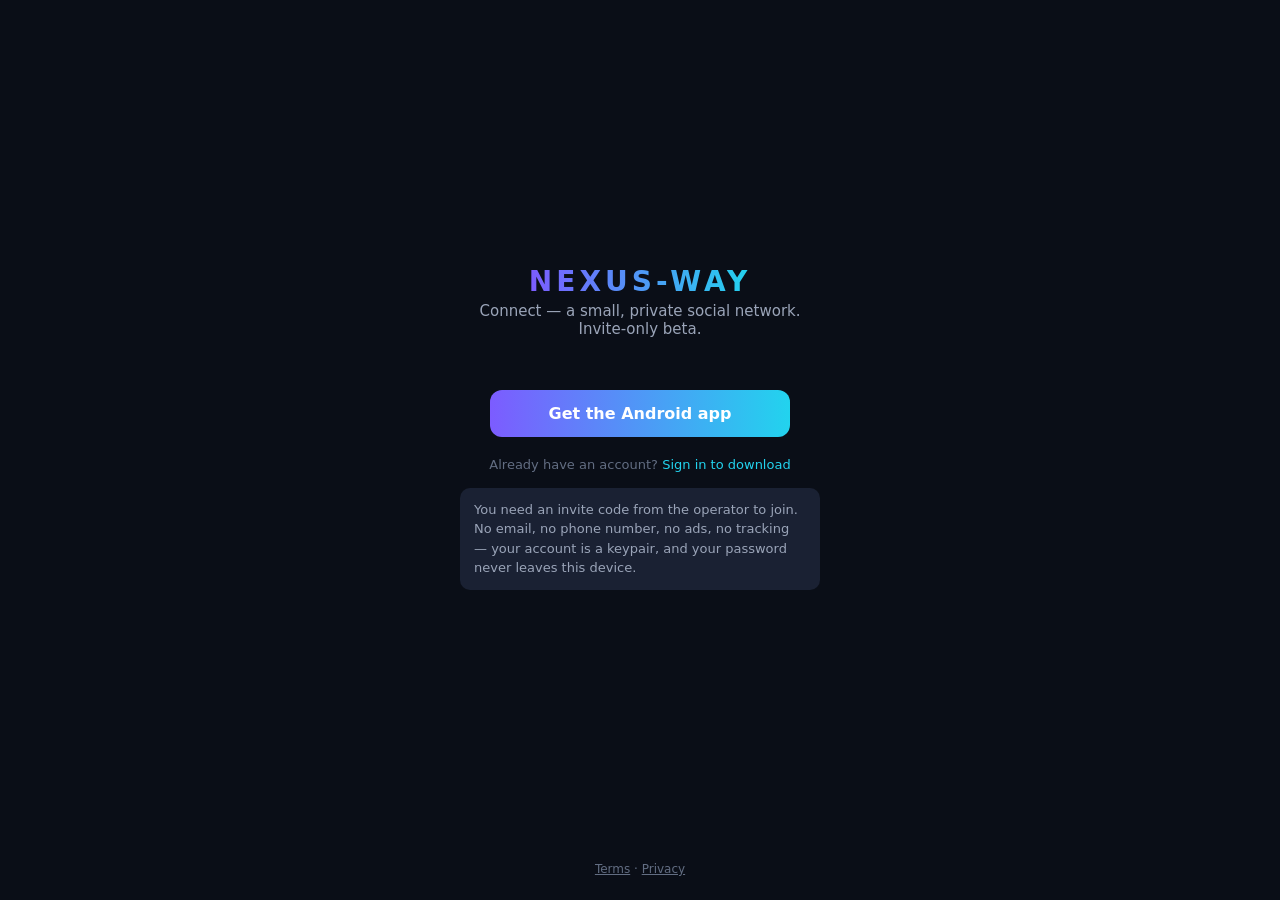
<file: web/site/index.html>
<!doctype html>
<!-- Owns the beta site's entry-page structure and links. site.css owns presentation; HIVE owns access gating. -->
<html lang="en">
<head>
  <meta charset="utf-8">
  <meta name="viewport" content="width=device-width, initial-scale=1">
  <title>NEXUS-WAY Connect</title>
  <link rel="stylesheet" href="site.css">
</head>
<body>
  <div class="wrap">
    <div class="brand">NEXUS-WAY</div>
    <p class="tagline">Connect — a small, private social network.<br>Invite-only beta.</p>

    <a class="btn btn-narrow" href="signup.html">Get the Android app</a>

    <p class="alt">Already have an account? <a href="login.html">Sign in to download</a></p>

    <div class="note note-narrow">
      You need an invite code from the operator to join. No email, no phone
      number, no ads, no tracking — your account is a keypair, and your
      password never leaves this device.
    </div>
  </div>

  <footer><a href="/legal/terms">Terms</a> · <a href="/legal/privacy">Privacy</a></footer>
</body>
</html>
</file>
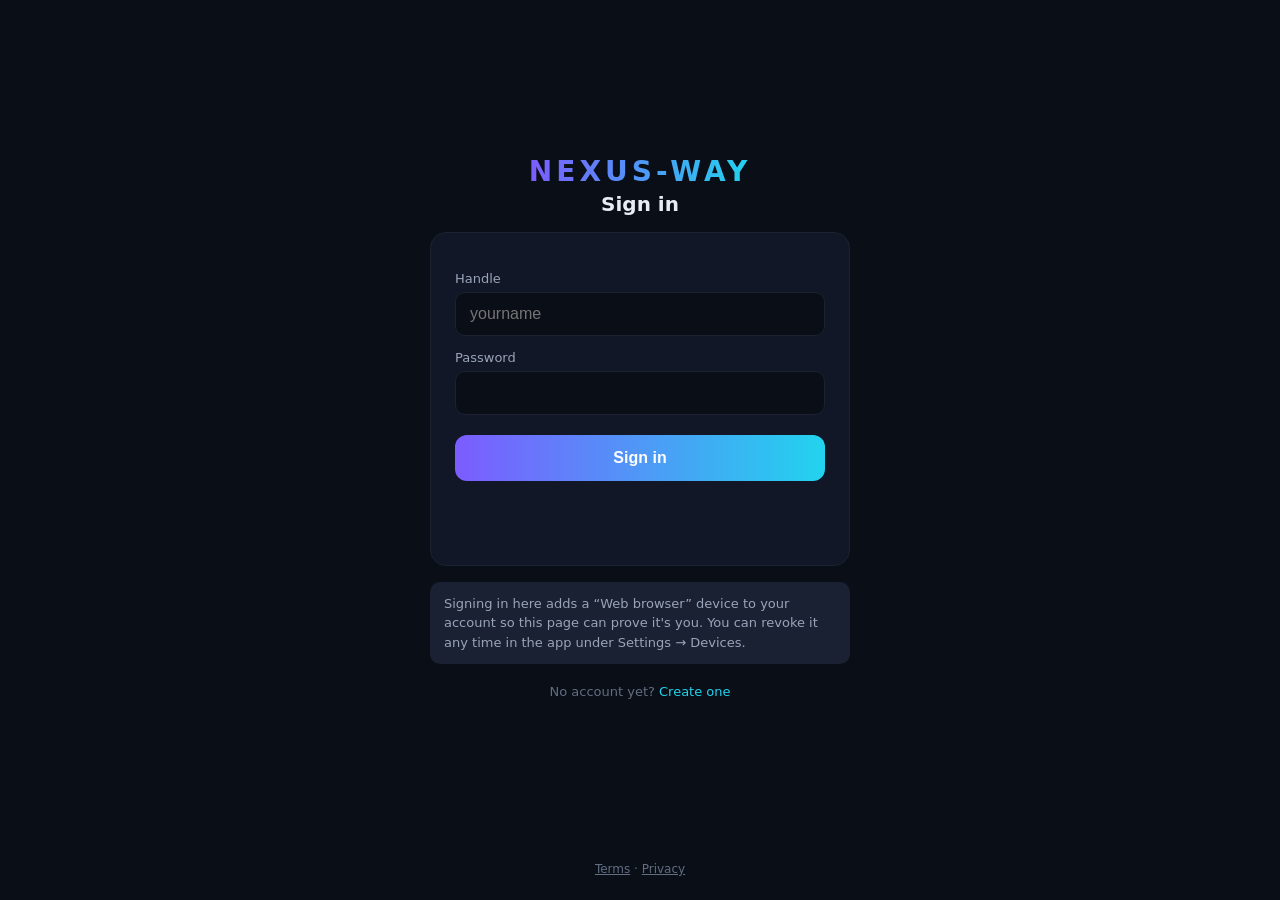
<file: web/site/download.html>
<!doctype html>
<!-- Owns the authenticated APK-download page structure. download.js owns session checks and ticket navigation. -->
<html lang="en">
<head>
  <meta charset="utf-8">
  <meta name="viewport" content="width=device-width, initial-scale=1">
  <title>Download — NEXUS-WAY Connect</title>
  <link rel="stylesheet" href="site.css">
</head>
<body>
  <div class="wrap">
    <div class="brand">NEXUS-WAY</div>
    <h1 id="hello">You're in.</h1>

    <div class="card">
      <button class="btn btn-top0" id="dl">⬇ Download Connect for Android</button>
      <div class="error" id="err"></div>
      <div class="status" id="status"></div>

      <ol class="steps">
        <li>Open the downloaded <strong>nexus-connect.apk</strong> on your phone.</li>
        <li>Android will ask you to allow installs from your browser — allow it (beta builds aren't on the Play Store).</li>
        <li>Open the app, choose <strong>Sign in</strong>, and use the same handle and password you just created.</li>
      </ol>
    </div>

    <div class="note">
      On a computer? Open this page on your phone instead and tap
      <strong>Sign in</strong> — your account already exists, so you can log
      in and download straight to the phone.
    </div>

    <p class="alt"><a href="index.html">Back to start</a></p>
  </div>

  <footer><a href="/legal/terms">Terms</a> · <a href="/legal/privacy">Privacy</a></footer>

  <script type="module" src="download.js?v=20260719-ticketdownload"></script>
</body>
</html>
</file>
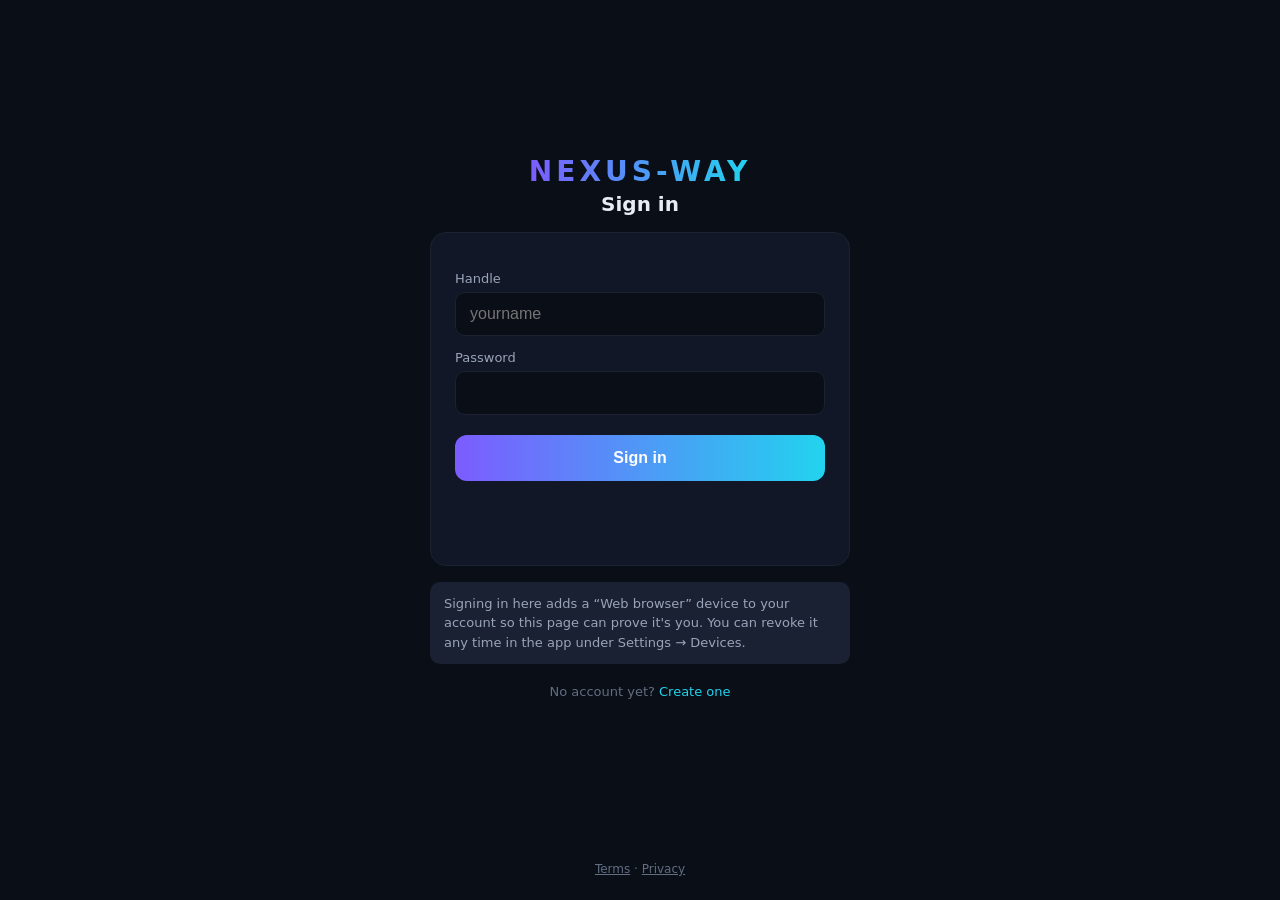
<file: web/site/login.html>
<!doctype html>
<!-- Owns sign-in form structure. login.js owns interaction; hive.js recovers keys and enrolls the browser. -->
<html lang="en">
<head>
  <meta charset="utf-8">
  <meta name="viewport" content="width=device-width, initial-scale=1">
  <title>Sign in — NEXUS-WAY Connect</title>
  <link rel="stylesheet" href="site.css">
</head>
<body>
  <div class="wrap">
    <div class="brand">NEXUS-WAY</div>
    <h1>Sign in</h1>

    <form class="card" id="form">
      <label for="handle">Handle</label>
      <input type="text" id="handle" autocomplete="username" autocapitalize="none" spellcheck="false" placeholder="yourname">

      <label for="password">Password</label>
      <input type="password" id="password" autocomplete="current-password">

      <button class="btn" id="go" type="submit">Sign in</button>
      <div class="error" id="err"></div>
      <div class="status" id="status"></div>
    </form>

    <div class="note">
      Signing in here adds a “Web browser” device to your account so this
      page can prove it's you. You can revoke it any time in the app under
      Settings → Devices.
    </div>

    <p class="alt">No account yet? <a href="signup.html">Create one</a></p>
  </div>

  <footer><a href="/legal/terms">Terms</a> · <a href="/legal/privacy">Privacy</a></footer>

  <script src="vendor/argon2.umd.min.js"></script>
  <script type="module" src="login.js"></script>
</body>
</html>
</file>
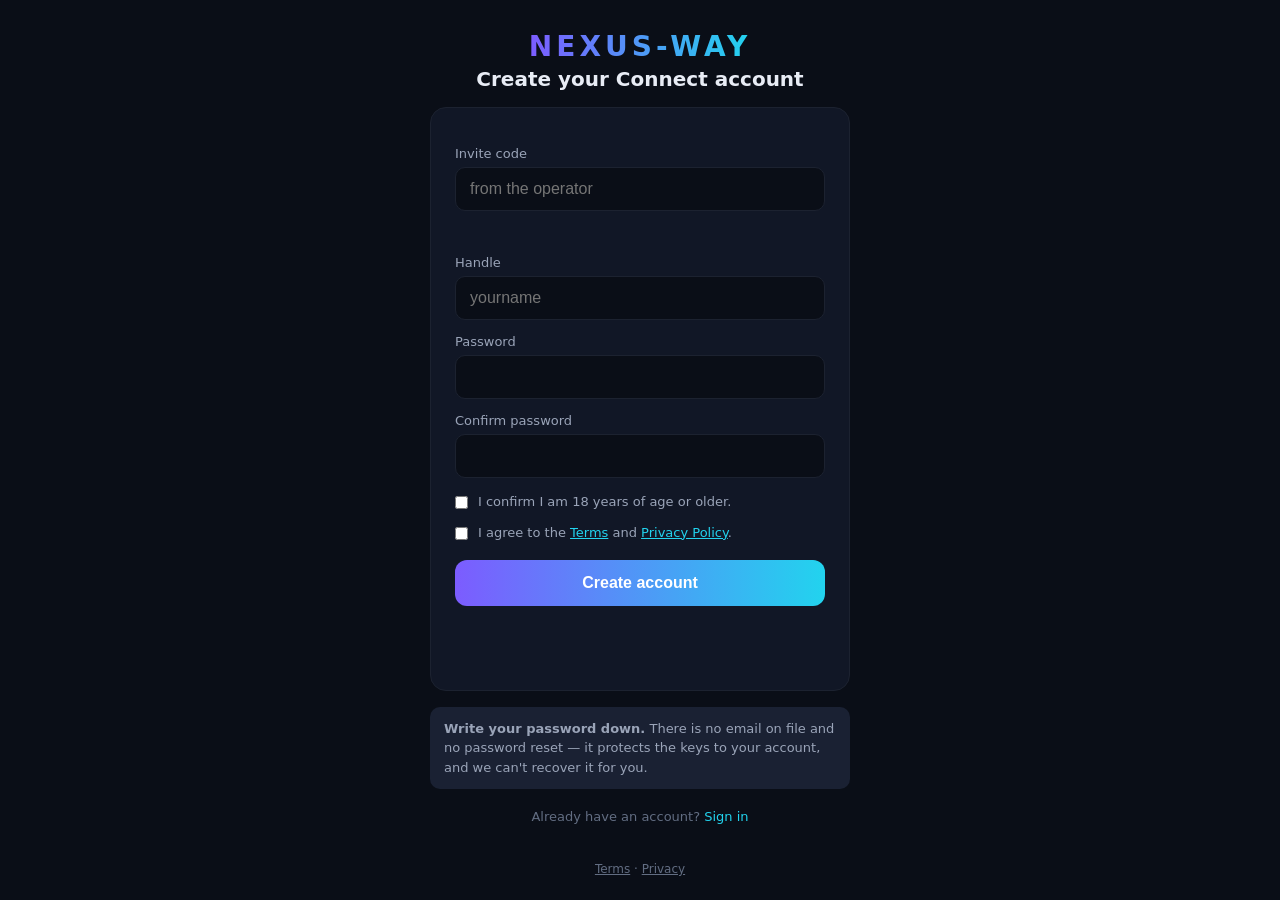
<file: web/site/signup.html>
<!doctype html>
<!-- Owns signup form structure and legal attestations. signup.js owns behavior; hive.js owns crypto and requests. -->
<html lang="en">
<head>
  <meta charset="utf-8">
  <meta name="viewport" content="width=device-width, initial-scale=1">
  <title>Create account — NEXUS-WAY Connect</title>
  <link rel="stylesheet" href="site.css">
</head>
<body>
  <div class="wrap">
    <div class="brand">NEXUS-WAY</div>
    <h1>Create your Connect account</h1>

    <form class="card" id="form">
      <label for="invite">Invite code</label>
      <input type="text" id="invite" autocomplete="off" autocapitalize="none" spellcheck="false" placeholder="from the operator">
      <div class="status" id="invite-status"></div>

      <label for="handle">Handle</label>
      <input type="text" id="handle" autocomplete="username" autocapitalize="none" spellcheck="false" placeholder="yourname">

      <label for="password">Password</label>
      <input type="password" id="password" autocomplete="new-password">

      <label for="confirm">Confirm password</label>
      <input type="password" id="confirm" autocomplete="new-password">

      <div class="check">
        <input type="checkbox" id="age">
        <label for="age">I confirm I am 18 years of age or older.</label>
      </div>

      <div class="check">
        <input type="checkbox" id="agree">
        <label for="agree">I agree to the <a href="/legal/terms">Terms</a> and <a href="/legal/privacy">Privacy Policy</a>.</label>
      </div>

      <button class="btn" id="go" type="submit">Create account</button>
      <div class="error" id="err"></div>
      <div class="status" id="status"></div>
    </form>

    <div class="note">
      <strong>Write your password down.</strong> There is no email on file and
      no password reset — it protects the keys to your account, and we can't
      recover it for you.
    </div>

    <p class="alt">Already have an account? <a href="login.html">Sign in</a></p>
  </div>

  <footer><a href="/legal/terms">Terms</a> · <a href="/legal/privacy">Privacy</a></footer>

  <script src="vendor/argon2.umd.min.js"></script>
  <script type="module" src="signup.js?v=20260719-invitelink"></script>
</body>
</html>
</file>
<file: web/site/site.css>
/* Owns presentation shared by every beta-site page. HTML owns structure; page scripts own behavior. */
/* NEXUS-WAY beta site — matches the Connect app's dark palette. */

* { margin: 0; padding: 0; box-sizing: border-box; }

:root {
  --bg: #0a0e17;
  --panel: #111726;
  --panel-hi: #1a2133;
  --border: #1c2230;
  --accent: #7c5cff;
  --accent2: #22d3ee;
  --text: #e8ecf5;
  --dim: #9aa4b8;
  --muted: #626d82;
  --danger: #ff5470;
}

body {
  background: var(--bg);
  color: var(--text);
  font-family: system-ui, -apple-system, "Segoe UI", Roboto, sans-serif;
  min-height: 100vh;
  display: flex;
  flex-direction: column;
  align-items: center;
  padding: 24px 16px;
}

.wrap {
  width: 100%;
  max-width: 420px;
  display: flex;
  flex-direction: column;
  align-items: center;
  flex: 1;
  justify-content: center;
}

.brand {
  font-size: 28px;
  font-weight: 900;
  letter-spacing: 4px;
  background: linear-gradient(90deg, var(--accent), var(--accent2));
  -webkit-background-clip: text;
  background-clip: text;
  color: transparent;
  margin-bottom: 4px;
}

.tagline { color: var(--dim); font-size: 15px; margin-bottom: 32px; text-align: center; }

h1 { font-size: 20px; margin-bottom: 16px; text-align: center; }

.card {
  background: var(--panel);
  border: 1px solid var(--border);
  border-radius: 16px;
  padding: 24px;
  width: 100%;
}

label { display: block; color: var(--dim); font-size: 13px; margin: 14px 0 6px; }

input[type="text"], input[type="password"] {
  width: 100%;
  background: var(--bg);
  border: 1px solid var(--border);
  border-radius: 10px;
  color: var(--text);
  font-size: 16px;
  padding: 12px 14px;
  outline: none;
}
input:focus { border-color: var(--accent2); }

.check { display: flex; gap: 10px; align-items: flex-start; margin: 16px 0; color: var(--dim); font-size: 13px; }
.check input { margin-top: 2px; accent-color: var(--accent); }

.btn {
  display: block;
  width: 100%;
  background: linear-gradient(90deg, var(--accent), var(--accent2));
  color: #fff;
  font-size: 16px;
  font-weight: 700;
  border: none;
  border-radius: 12px;
  padding: 14px;
  margin-top: 20px;
  cursor: pointer;
  text-align: center;
  text-decoration: none;
}
.btn:disabled { opacity: 0.5; cursor: default; }

.error { color: var(--danger); font-size: 13px; margin-top: 12px; min-height: 18px; text-align: center; }
.status { color: var(--accent2); font-size: 13px; margin-top: 12px; min-height: 18px; text-align: center; }

.alt { color: var(--muted); font-size: 13px; margin-top: 20px; text-align: center; }
.alt a { color: var(--accent2); text-decoration: none; }

.note {
  background: var(--panel-hi);
  border-radius: 10px;
  padding: 12px 14px;
  color: var(--dim);
  font-size: 13px;
  line-height: 1.5;
  margin-top: 16px;
}

ol.steps { color: var(--dim); font-size: 14px; line-height: 1.7; padding-left: 20px; margin-top: 12px; }

footer { color: var(--muted); font-size: 12px; margin-top: 32px; }
footer a { color: var(--muted); }

/* CSP forbids inline styles — utilities live here instead. */
.btn-narrow { max-width: 300px; }
.btn-top0 { margin-top: 0; }
.note-narrow { max-width: 360px; }
.check label { margin: 0; }
.check a { color: var(--accent2); }
.check + .check { margin-top: 0; }
</file>
